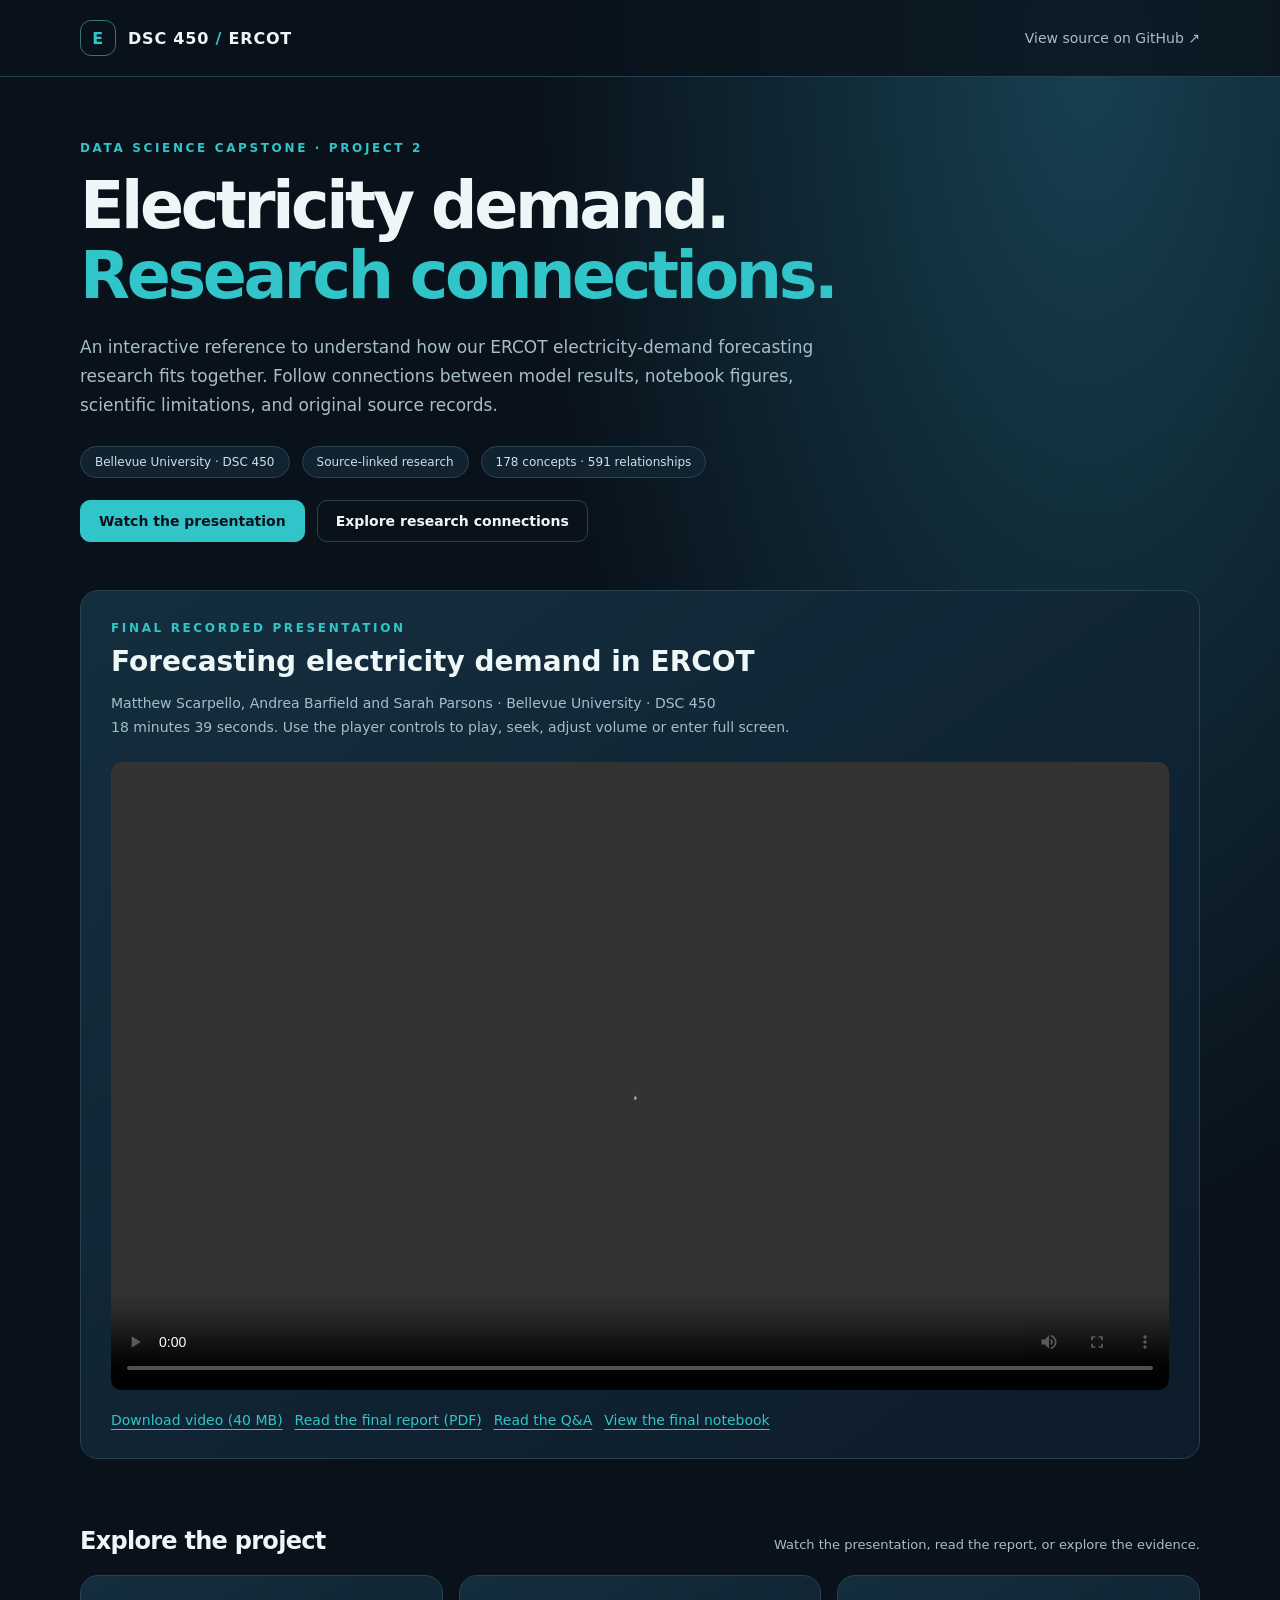
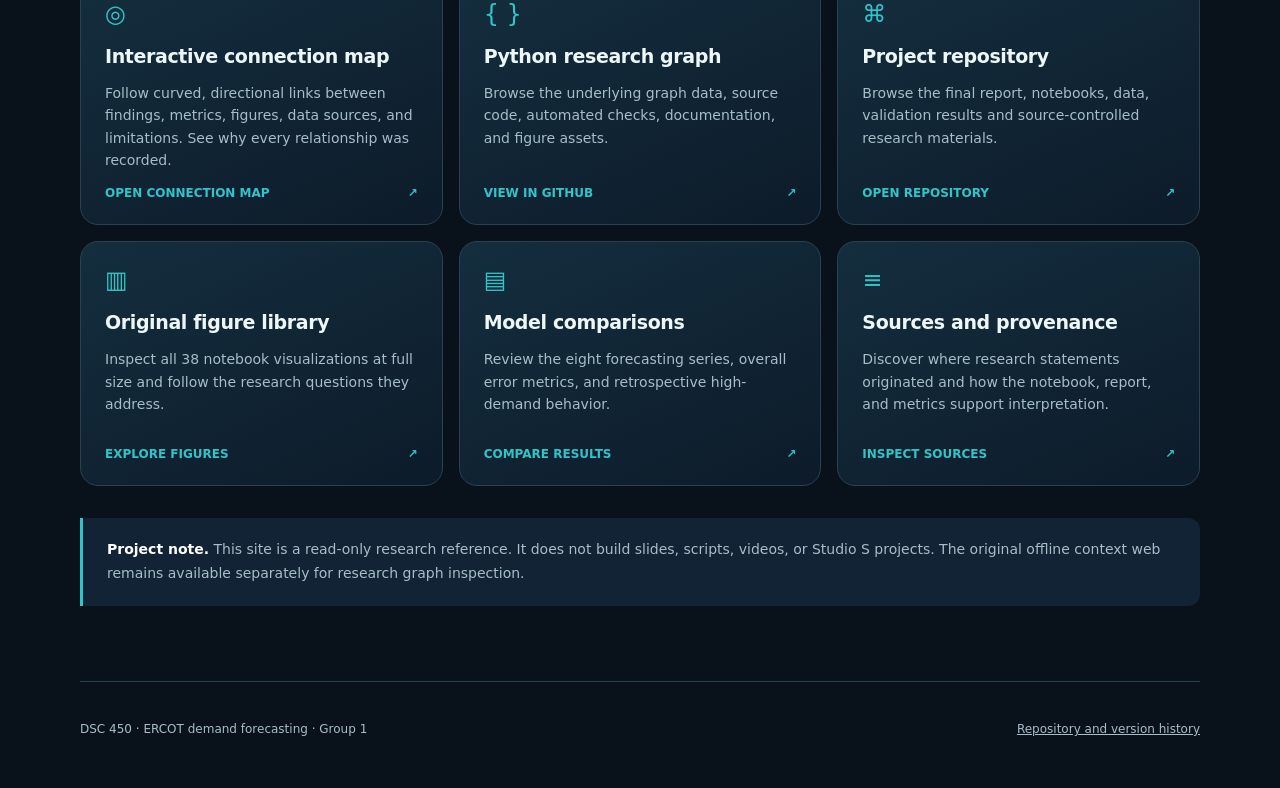
<file: index.html>
<!doctype html>
<html lang="en">
<head>
  <meta charset="utf-8" />
  <meta name="viewport" content="width=device-width, initial-scale=1" />
  <meta name="theme-color" content="#0b1420" />
  <meta name="description" content="DSC 450 ERCOT research reference: interactive relationship map, forecasting evidence, original figures, and source code." />
  <title>DSC 450 · ERCOT Project Hub</title>
  <style>
    :root{color-scheme:dark;--bg:#09121b;--panel:#102131;--panel2:#14293a;--line:#284252;--txt:#eef7f7;--muted:#a6bec8;--teal:#31c4c8;--gold:#ffc978}*{box-sizing:border-box}body{margin:0;background:radial-gradient(ellipse at 85% 2%,#174050 0%,transparent 36%),var(--bg);font-family:Inter,ui-sans-serif,system-ui,-apple-system,BlinkMacSystemFont,"Segoe UI",sans-serif;color:var(--txt)}a{color:inherit}.wrap{width:min(1120px,calc(100% - 40px));margin:auto}header{border-bottom:1px solid var(--line);background:#09121bc9}.nav{height:76px;display:flex;align-items:center;justify-content:space-between;gap:12px}.mark{display:flex;align-items:center;gap:12px;font-weight:750;letter-spacing:.05em}.logo{display:grid;place-items:center;width:36px;height:36px;border:1px solid #39707b;border-radius:11px;color:var(--teal);font-weight:900}.nav a{font-size:14px;text-decoration:none;color:var(--muted)}.nav a:hover{color:white}main{padding:64px 0 75px}.eyebrow{text-transform:uppercase;letter-spacing:.22em;color:var(--teal);font-size:12px;font-weight:750}.hero{max-width:790px}h1{font-size:clamp(36px,5.8vw,65px);line-height:1.08;letter-spacing:-.052em;margin:16px 0 22px}h1 span{color:var(--teal)}.hero p{font-size:17px;color:var(--muted);line-height:1.7;max-width:740px}.meta{display:flex;gap:12px;flex-wrap:wrap;margin-top:26px}.chip{border:1px solid var(--line);border-radius:100px;padding:8px 14px;color:#cce0e6;font-size:12px;background:#112331}.sectionhead{display:flex;align-items:baseline;justify-content:space-between;gap:12px;margin:68px 0 20px}.sectionhead h2{font-size:24px;margin:0;letter-spacing:-.03em}.sectionhead p{font-size:13px;color:var(--muted);margin:0}.grid{display:grid;grid-template-columns:repeat(3,minmax(0,1fr));gap:16px}.card{display:flex;flex-direction:column;gap:15px;min-height:245px;text-decoration:none;background:linear-gradient(155deg,#142e3e,#0d1b2a);border:1px solid var(--line);padding:24px;border-radius:18px;transition:transform .18s,border-color .18s,background .18s}.card.active:hover{transform:translateY(-4px);border-color:var(--teal);background:linear-gradient(150deg,#174050,#112335)}.icon{font-size:24px;color:var(--teal);height:30px}.card h3{font-size:19px;margin:0;letter-spacing:-.02em}.card p{color:var(--muted);line-height:1.6;font-size:14px;margin:0;flex:1}.footrow{display:flex;align-items:center;justify-content:space-between;font-size:12px;color:var(--teal);font-weight:700}.card.future{opacity:.72;border-style:dashed;cursor:default}.card.future .footrow{color:#b5bfcb}.note{margin-top:32px;padding:20px 24px;border-left:3px solid var(--teal);background:#112334;border-radius:0 12px 12px 0;color:var(--muted);font-size:14px;line-height:1.7}.note strong{color:white}.smalllink{color:var(--teal);text-decoration:underline;text-underline-offset:4px}footer{border-top:1px solid var(--line);padding:28px 0 40px;color:var(--muted);font-size:12px;display:flex;justify-content:space-between;gap:12px}footer a{color:var(--muted)}@media(max-width:850px){.grid{grid-template-columns:repeat(2,minmax(0,1fr))}.sectionhead{display:block}.sectionhead p{margin-top:8px}}@media(max-width:570px){.grid{grid-template-columns:1fr}.card{min-height:205px}main{padding-top:44px}.nav{height:68px}footer{display:block}footer p{margin:8px 0}}a:focus-visible{outline:2px solid var(--gold);outline-offset:4px}
      .hero-actions,.presentation-links{display:flex;flex-wrap:wrap;gap:12px;margin-top:22px}.button{display:inline-block;border:1px solid var(--teal);background:var(--teal);color:#09121b;padding:12px 18px;border-radius:10px;font-size:14px;font-weight:750;text-decoration:none}.button.secondary{background:transparent;color:var(--txt);border-color:var(--line)}.presentation{margin-top:48px;padding:clamp(18px,3vw,30px);border:1px solid var(--line);border-radius:18px;background:linear-gradient(145deg,#142e3e,#0d1b2a);scroll-margin-top:24px}.presentation h2{font-size:28px;margin:10px 0}.presentation p{color:var(--muted);font-size:14px;line-height:1.7}.presentation video{display:block;width:100%;aspect-ratio:1280/760;background:#050a10;border-radius:10px;margin-top:22px}.presentation-links a{color:var(--teal);font-size:14px;text-underline-offset:4px}
  </style>
</head>
<body>
<header><div class="wrap nav"><div class="mark"><div class="logo" aria-hidden="true">E</div><span>DSC 450 <span style="color:var(--teal)">/</span> ERCOT</span></div><a href="https://github.com/mjscarpello/DSC450-ERCOT-Presentation" target="_blank" rel="noopener noreferrer">View source on GitHub ↗</a></div></header>
<main class="wrap">
  <section class="hero" aria-labelledby="main-title"><div class="eyebrow">Data science capstone · Project 2</div><h1 id="main-title">Electricity demand.<br><span>Research connections.</span></h1><p>An interactive reference to understand how our ERCOT electricity-demand forecasting research fits together. Follow connections between model results, notebook figures, scientific limitations, and original source records.</p><div class="meta"><span class="chip">Bellevue University · DSC 450</span><span class="chip">Source-linked research</span><span class="chip">178 concepts · 591 relationships</span></div><div class="hero-actions"><a class="button" href="#presentation">Watch the presentation</a><a class="button secondary" href="./ERCOT%20project%20context%20web/explorer.html">Explore research connections</a></div></section>
  <section class="presentation" id="presentation" aria-labelledby="presentation-title">
    <div class="eyebrow">Final recorded presentation</div>
    <h2 id="presentation-title">Forecasting electricity demand in ERCOT</h2>
    <p>Matthew Scarpello, Andrea Barfield and Sarah Parsons · Bellevue University · DSC 450<br>18 minutes 39 seconds. Use the player controls to play, seek, adjust volume or enter full screen.</p>
    <video controls playsinline preload="metadata" aria-label="ERCOT final recorded presentation">
      <source src="https://github.com/mjscarpello/DSC450-ERCOT-Presentation/releases/download/project2-milestone3-final/ERCOT.electricity.demand.forcasting.project.2.mp4" type="video/mp4">
      Your browser does not support embedded video. <a href="https://github.com/mjscarpello/DSC450-ERCOT-Presentation/releases/download/project2-milestone3-final/ERCOT.electricity.demand.forcasting.project.2.mp4">Download the presentation</a> to watch it.
    </video>
    <div class="presentation-links"><a href="https://github.com/mjscarpello/DSC450-ERCOT-Presentation/releases/download/project2-milestone3-final/ERCOT.electricity.demand.forcasting.project.2.mp4">Download video (40 MB)</a><a href="./research/reports/Milestone_2_ERCOT_Demand_Prediction_FINAL.pdf">Read the final report (PDF)</a><a href="https://github.com/mjscarpello/DSC450-ERCOT-Presentation/blob/main/research/qa/stakeholder_questions.md">Read the Q&amp;A</a><a href="https://github.com/mjscarpello/DSC450-ERCOT-Presentation/blob/main/research/notebooks/originals/DSC450_ERCOT_Full_Visualization_Hybrid_model.ipynb">View the final notebook</a></div>
  </section>
  <section aria-label="Project resources"><div class="sectionhead"><h2>Explore the project</h2><p>Watch the presentation, read the report, or explore the evidence.</p></div><div class="grid">
    <a class="card active" href="./ERCOT%20project%20context%20web/explorer.html"><div class="icon" aria-hidden="true">◎</div><h3>Interactive connection map</h3><p>Follow curved, directional links between findings, metrics, figures, data sources, and limitations. See why every relationship was recorded.</p><div class="footrow"><span>OPEN CONNECTION MAP</span><span aria-hidden="true">↗</span></div></a>
    <a class="card active" href="https://github.com/mjscarpello/DSC450-ERCOT-Presentation/tree/main/ERCOT%20project%20context%20web" target="_blank" rel="noopener noreferrer"><div class="icon" aria-hidden="true">{ }</div><h3>Python research graph</h3><p>Browse the underlying graph data, source code, automated checks, documentation, and figure assets.</p><div class="footrow"><span>VIEW IN GITHUB</span><span aria-hidden="true">↗</span></div></a>
    <a class="card active" href="https://github.com/mjscarpello/DSC450-ERCOT-Presentation" target="_blank" rel="noopener noreferrer"><div class="icon" aria-hidden="true">⌘</div><h3>Project repository</h3><p>Browse the final report, notebooks, data, validation results and source-controlled research materials.</p><div class="footrow"><span>OPEN REPOSITORY</span><span aria-hidden="true">↗</span></div></a>
    <a class="card active" href="./ERCOT%20project%20context%20web/explorer.html#figures"><div class="icon" aria-hidden="true">▥</div><h3>Original figure library</h3><p>Inspect all 38 notebook visualizations at full size and follow the research questions they address.</p><div class="footrow"><span>EXPLORE FIGURES</span><span aria-hidden="true">↗</span></div></a>
    <a class="card active" href="./ERCOT%20project%20context%20web/explorer.html#models"><div class="icon" aria-hidden="true">▤</div><h3>Model comparisons</h3><p>Review the eight forecasting series, overall error metrics, and retrospective high-demand behavior.</p><div class="footrow"><span>COMPARE RESULTS</span><span aria-hidden="true">↗</span></div></a>
    <a class="card active" href="./ERCOT%20project%20context%20web/explorer.html#sources"><div class="icon" aria-hidden="true">≡</div><h3>Sources and provenance</h3><p>Discover where research statements originated and how the notebook, report, and metrics support interpretation.</p><div class="footrow"><span>INSPECT SOURCES</span><span aria-hidden="true">↗</span></div></a>
  </div></section>
  <aside class="note"><strong>Project note.</strong> This site is a read-only research reference. It does not build slides, scripts, videos, or Studio S projects. The original offline context web remains available separately for research graph inspection.</aside>
</main>
<footer class="wrap"><p>DSC 450 · ERCOT demand forecasting · Group 1</p><p><a href="https://github.com/mjscarpello/DSC450-ERCOT-Presentation">Repository and version history</a></p></footer>
</body>
</html>
</file>
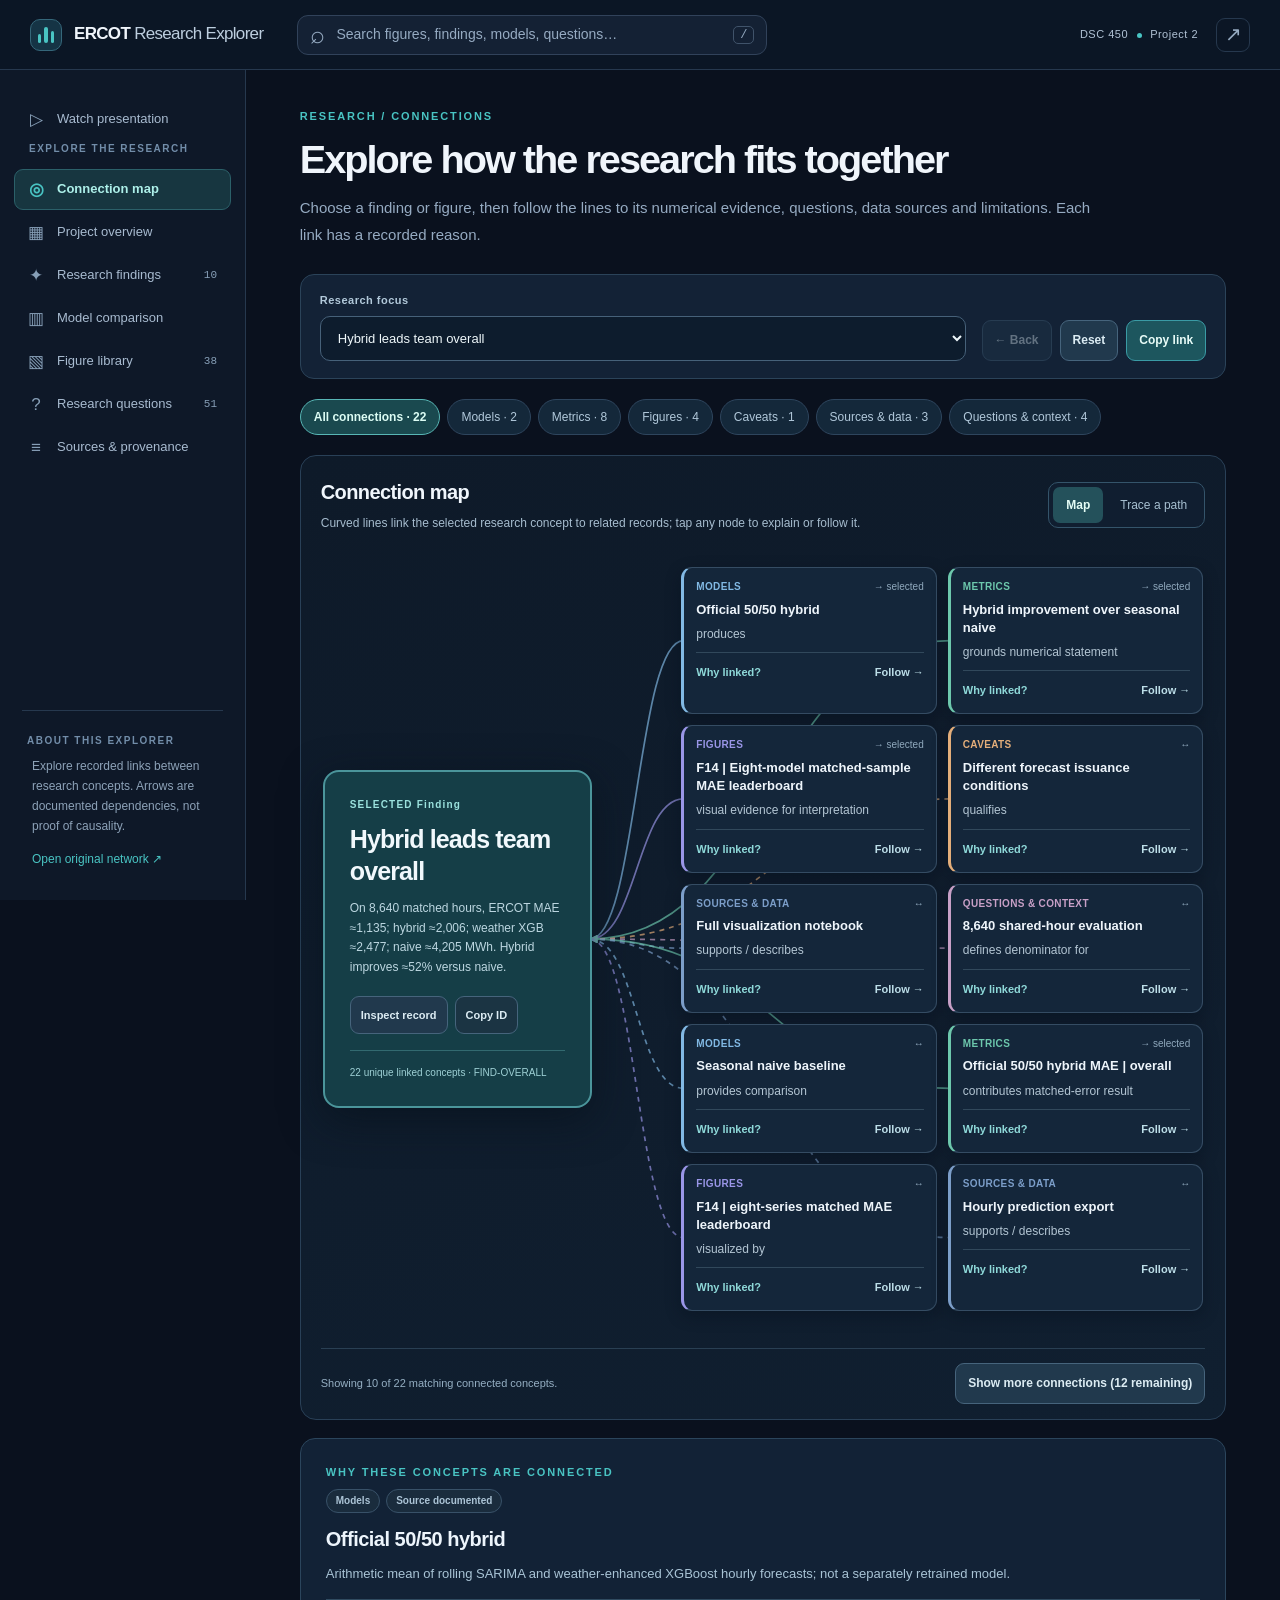
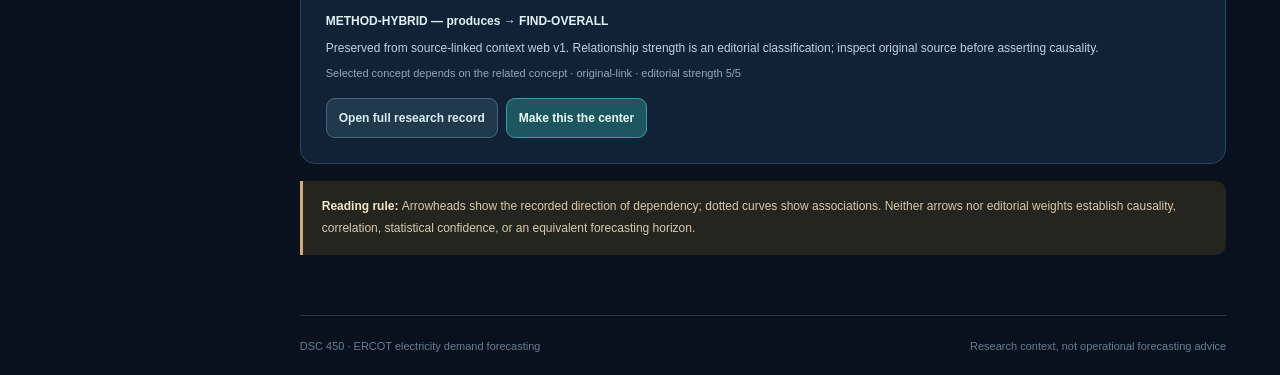
<file: ERCOT project context web/explorer.html>
<!doctype html>
<html lang="en">
<head>
  <meta charset="utf-8">
  <meta name="viewport" content="width=device-width, initial-scale=1">
  <meta name="theme-color" content="#0b1321">
  <meta name="description" content="Explore evidence, forecasting models, notebook figures, research questions, and scientific boundaries from the DSC 450 ERCOT electricity demand project.">
  <title>ERCOT Research Explorer | DSC 450</title>
  <link rel="stylesheet" href="./explorer.css">
  <link rel="stylesheet" href="./connection-explorer.css">
  <script src="./explorer.js" defer></script>
  <script src="./connection-explorer.js" defer></script>
</head>
<body>
  <a class="skip-link" href="#main-content">Skip to research</a>
  <div class="app-shell">
    <header class="topbar">
      <a class="brand" href="#graph" aria-label="ERCOT Research Explorer home">
        <span class="brand-mark" aria-hidden="true"><span></span><span></span><span></span></span>
        <span class="brand-name">ERCOT <span>Research Explorer</span></span>
      </a>
      <button class="top-search" id="open-search" type="button" aria-label="Search all research">
        <span class="search-symbol" aria-hidden="true">⌕</span>
        <span>Search figures, findings, models, questions…</span>
        <kbd>/</kbd>
      </button>
      <div class="top-actions">
        <span class="project-tag">DSC 450 <span class="tag-dot"></span> Project 2</span>
        <a class="icon-link" href="https://github.com/mjscarpello/DSC450-ERCOT-Presentation" target="_blank" rel="noopener noreferrer" aria-label="Open the project GitHub repository" title="View source">↗</a>
      </div>
    </header>
    <div class="body-layout">
      <nav class="sidebar" aria-label="Research sections">
        <a class="nav-item" href="../index.html#presentation"><span class="nav-symbol" aria-hidden="true">▷</span> Watch presentation</a>
        <div class="sidebar-label">EXPLORE THE RESEARCH</div>
        <a class="nav-item" data-view="graph" href="#graph"><span class="nav-symbol" aria-hidden="true">◎</span> Connection map</a>
        <a class="nav-item" data-view="overview" href="#overview"><span class="nav-symbol" aria-hidden="true">▦</span> Project overview</a>
        <a class="nav-item" data-view="findings" href="#findings"><span class="nav-symbol" aria-hidden="true">✦</span> Research findings <span class="nav-count" id="count-findings"></span></a>
        <a class="nav-item" data-view="models" href="#models"><span class="nav-symbol" aria-hidden="true">▥</span> Model comparison</a>
        <a class="nav-item" data-view="figures" href="#figures"><span class="nav-symbol" aria-hidden="true">▧</span> Figure library <span class="nav-count" id="count-figures"></span></a>
        <a class="nav-item" data-view="questions" href="#questions"><span class="nav-symbol" aria-hidden="true">?</span> Research questions <span class="nav-count" id="count-questions"></span></a>
        <a class="nav-item" data-view="sources" href="#sources"><span class="nav-symbol" aria-hidden="true">≡</span> Sources & provenance</a>
        <div class="sidebar-bottom">
          <span class="sidebar-label">ABOUT THIS EXPLORER</span>
          <p>Explore recorded links between research concepts. Arrows are documented dependencies, not proof of causality.</p>
          <a href="./outputs/ERCOT_CONTEXT_WEB.html">Open original network ↗</a>
        </div>
      </nav>
      <main id="main-content" tabindex="-1">
        <div id="page-content" aria-live="polite">
          <section class="loading-state"><div class="loading-spinner" aria-hidden="true"></div><h1>Loading research</h1><p>Reading the local project graph and verified metric snapshot…</p></section>
        </div>
        <footer class="page-footer"><span>DSC 450 · ERCOT electricity demand forecasting</span><span>Research context, not operational forecasting advice</span></footer>
      </main>
    </div>
  </div>
  <div id="overlay-root"></div>
  <div id="toast" class="toast" role="status" aria-live="polite"></div>
</body>
</html>
</file>
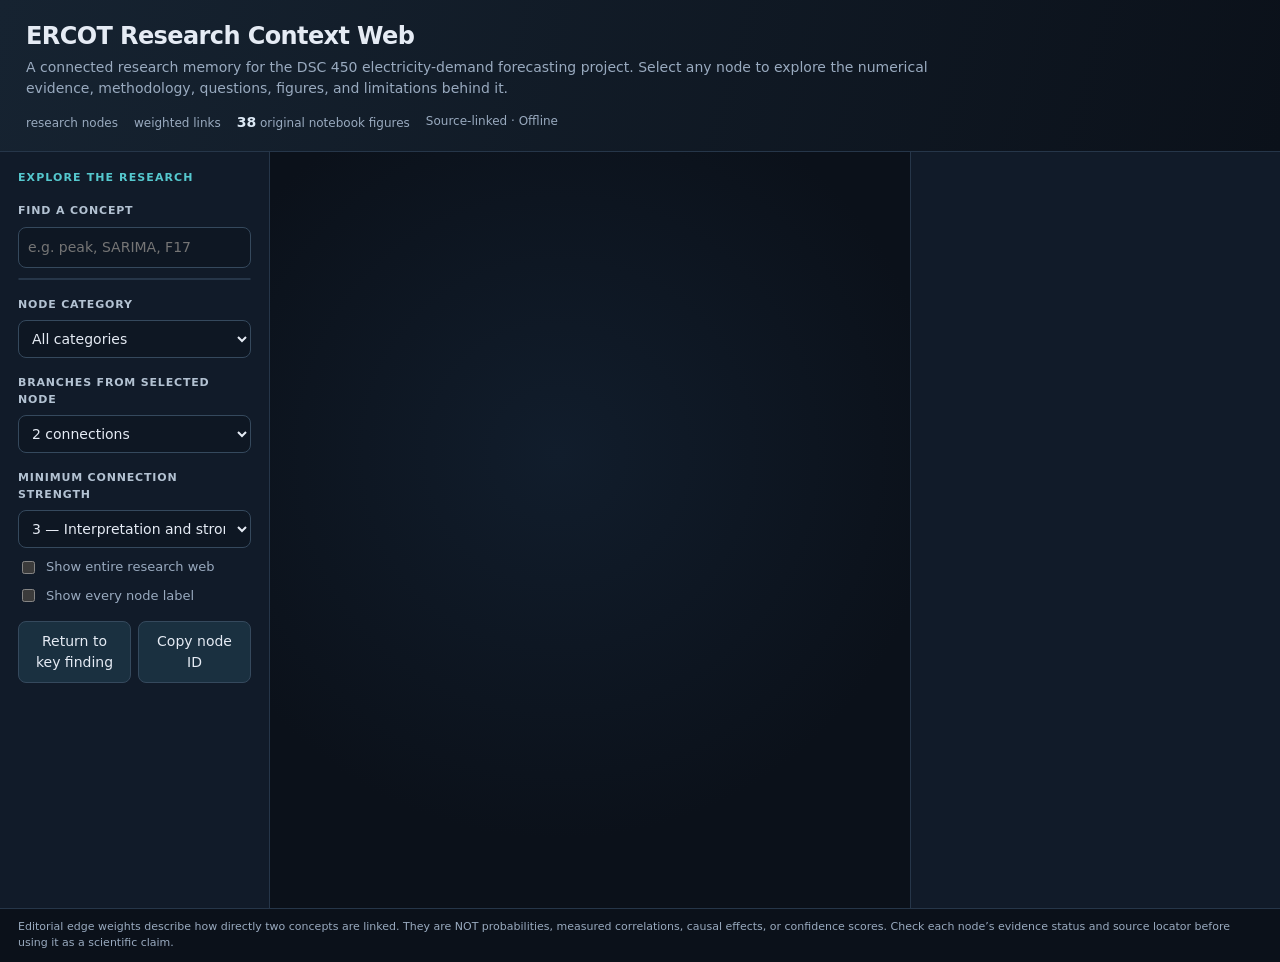
<file: ERCOT project context web/src/ercot_web/viewer_template.html>
<!doctype html>
<html lang="en"><head><meta charset="utf-8"><meta name="viewport" content="width=device-width, initial-scale=1"><title>ERCOT Research Context Web · Python Edition</title>
<style>
:root{color-scheme:dark;--bg:#0b111a;--panel:#111b29;--border:#263649;--ink:#e5ebf4;--sub:#99aabf;--sky:#55c8ce;--gold:#ffb477}
*{box-sizing:border-box}body{margin:0;background:var(--bg);font:14px/1.5 system-ui,-apple-system,'Segoe UI',sans-serif;color:var(--ink)}header{padding:22px 26px 18px;border-bottom:1px solid var(--border);background:linear-gradient(105deg,#162331,#0b111a)}h1{font-size:24px;line-height:1.2;margin:0 0 6px;font-weight:700;letter-spacing:-.025em}header p{margin:0;color:var(--sub);max-width:950px}.statistics{display:flex;gap:16px;margin-top:13px;color:var(--sub);font-size:12px}.statistics b{color:#dce8f4;font-size:14px}
.workspace{display:grid;grid-template-columns:270px minmax(360px,1fr) 370px;height:calc(100vh - 144px);min-height:600px}.controls,.details{padding:18px;overflow:auto;background:var(--panel)}.controls{border-right:1px solid var(--border)}.details{border-left:1px solid var(--border)}.canvas{min-width:0;position:relative;background:radial-gradient(circle at 45% 40%,#111d2c,#0b111a 67%)}#graph{width:100%;height:100%}
label{display:block;color:#b3c2d2;font-size:11px;font-weight:700;letter-spacing:.075em;text-transform:uppercase;margin:17px 0 7px}input,select,button{font:inherit;color:var(--ink);border-radius:8px;border:1px solid #35495d;background:#0e1723;padding:9px;width:100%}input:focus,select:focus,button:focus{outline:2px solid #3d9ec0}button{cursor:pointer;background:#1a3040}button:hover{background:#254354}.row{display:flex;gap:7px}.row button{flex:1}.check{display:flex;gap:8px;align-items:center;color:var(--sub);font-size:13px;margin-top:9px}.check input{width:auto}#matches{max-height:220px;overflow:auto;border:1px solid var(--border);border-radius:8px;margin-top:10px}.hit{padding:8px 10px;cursor:pointer;border-bottom:1px solid #213040;font-size:12px}.hit:hover{background:#203345}.hit span{display:block;color:var(--sub);font-size:10px}#status{color:var(--sub);font-size:12px;margin-top:13px}.legend{margin-top:18px;display:flex;flex-wrap:wrap;gap:6px}.legend-item{font-size:10px;border:1px solid var(--border);padding:4px 7px;border-radius:20px}.swatch{display:inline-block;width:8px;height:8px;border-radius:50%;margin-right:5px}
.heading{font-size:11px;letter-spacing:.1em;text-transform:uppercase;color:var(--sky);font-weight:700;margin-bottom:4px}.node-title{font-size:21px;line-height:1.25;letter-spacing:-.02em;margin:4px 0 9px}.pill{display:inline-block;font-size:11px;border-radius:15px;padding:3px 8px;border:1px solid #365062;color:#bdd0e1;margin:2px 4px 7px 0}.small{color:var(--sub);font-size:13px}.measure{margin:12px 0;padding:12px;border-radius:8px;border:1px solid #31566a;background:#0b2531}.measure b{font-size:19px;color:#b9f3e9}.fact{border-top:1px solid var(--border);margin-top:14px;padding-top:10px}.fact h3{font-size:13px;margin:0 0 5px;color:#d5e4f0}.fact code{font-size:11px;color:#97c1ca;word-break:break-all}.connection{width:100%;display:block;text-align:left;border:1px solid var(--border);background:#102030;margin:7px 0;padding:10px 11px;color:var(--ink)}.connection b{font-size:12px}.connection p{margin:4px 0 0;font-size:11px;color:var(--sub)}.connection .bar{height:3px;border-radius:4px;background:#32475d;margin-top:8px}.connection .fill{height:100%;background:#63bfc2;border-radius:4px}.asset{width:100%;border:1px solid #30465a;border-radius:8px;margin:8px 0;object-fit:contain;background:white}
footer{padding:10px 18px;border-top:1px solid var(--border);font-size:11px;color:var(--sub)}@media(max-width:1100px){.workspace{grid-template-columns:230px minmax(360px,1fr) 300px}}@media(max-width:820px){.workspace{height:auto;display:flex;flex-direction:column}.controls{border:0;border-bottom:1px solid var(--border)}.canvas{height:600px}.details{border:0;border-top:1px solid var(--border)}}
</style><script>/*__OFFLINE_PLOTLY__*/</script></head>
<body><header><h1>ERCOT Research Context Web</h1><p>A connected research memory for the DSC 450 electricity-demand forecasting project. Select any node to explore the numerical evidence, methodology, questions, figures, and limitations behind it.</p><div class="statistics"><span><b id="nodesTotal"></b> research nodes</span><span><b id="edgesTotal"></b> weighted links</span><span><b>38</b> original notebook figures</span><span>Source-linked · Offline</span></div></header>
<div class="workspace">
<aside class="controls">
 <div class="heading">Explore the research</div><label for="search">Find a concept</label><input id="search" placeholder="e.g. peak, SARIMA, F17" autocomplete="off"><div id="matches"></div>
 <label for="type">Node category</label><select id="type"><option value="">All categories</option></select>
 <label for="depth">Branches from selected node</label><select id="depth"><option value="1">1 connection</option><option selected value="2">2 connections</option><option value="3">3 connections</option><option value="4">4 connections</option></select>
 <label for="strength">Minimum connection strength</label><select id="strength"><option value="1">1 — All connections</option><option value="2">2 — Context and stronger</option><option selected value="3">3 — Interpretation and stronger</option><option value="4">4 — Direct documented only</option><option value="5">5 — Quantitative only</option></select>
 <div class="check"><input id="all" type="checkbox"><span>Show entire research web</span></div><div class="check"><input id="labels" type="checkbox"><span>Show every node label</span></div>
 <div class="row" style="margin-top:16px"><button id="reset">Return to key finding</button><button id="copy">Copy node ID</button></div>
 <div id="status"></div><div class="legend" id="legend"></div>
 </aside>
 <main class="canvas"><div id="graph"></div></main>
 <aside class="details" id="details"></aside>
</div>
<footer>Editorial edge weights describe how directly two concepts are linked. They are NOT probabilities, measured correlations, causal effects, or confidence scores. Check each node’s evidence status and source locator before using it as a scientific claim.</footer>
<script>
const DATA = /*__GRAPH_JSON__*/;
const NODE = Object.fromEntries(DATA.nodes.map(n=>[n.id,n]));
const ALL_EDGES = DATA.edges;
const COLORS=DATA.typeColors;
let focus='FIND-OVERALL';
const $ = id=>document.getElementById(id);
$('nodesTotal').textContent=DATA.nodes.length;$('edgesTotal').textContent=DATA.edges.length;
const categories=[...new Set(DATA.nodes.map(n=>n.type))].sort();
for(const type of categories){ const opt=document.createElement('option');opt.value=type;opt.textContent=type.replaceAll('_',' ');$('type').append(opt); }
$('legend').innerHTML=categories.map(type=>`<span class="legend-item"><span class="swatch" style="background:${COLORS[type]||'#ccd'}"></span>${type.replaceAll('_',' ')}</span>`).join('');
function esc(s){return String(s??'').replaceAll('&','&amp;').replaceAll('<','&lt;').replaceAll('>','&gt;').replaceAll('"','&quot;').replaceAll("'",'&#39;');}
function change(n){if(!NODE[n])return;focus=n;render();}
function candidateSet(){
 const min=Number($('strength').value), depth=Number($('depth').value); const vis=new Set([focus]);
 if($('all').checked)DATA.nodes.forEach(n=>vis.add(n.id));
 else{let wave=new Set([focus]);for(let d=0;d<depth;d++){const next=new Set();for(const e of ALL_EDGES){if(e.weight<min)continue;if(wave.has(e.from))next.add(e.to);if(wave.has(e.to))next.add(e.from);}for(const n of next)vis.add(n);wave=next;}}
 const cat=$('type').value;
 if(cat){return new Set([...vis].filter(id=>NODE[id].type===cat||id===focus));}
 return vis;
}
function render(){
 const vis=candidateSet(), min=Number($('strength').value), showlabels=$('labels').checked;
 const edges=ALL_EDGES.filter(e=>vis.has(e.from)&&vis.has(e.to)&&e.weight>=min);
 const byWeight={};for(const e of edges){(byWeight[e.weight]??=[]).push(e);}
 const traces=[];
 for(const [w,items] of Object.entries(byWeight)){
   const xs=[],ys=[];for(const e of items){xs.push(NODE[e.from].x,NODE[e.to].x,null);ys.push(NODE[e.from].y,NODE[e.to].y,null)}
   traces.push({type:'scattergl',mode:'lines',x:xs,y:ys,line:{color:w>=5?'rgba(98,185,169,.36)':'rgba(118,151,173,.20)',width:Number(w)>=4?1.8:1},hoverinfo:'skip',showlegend:false,name:'Strength '+w});
 }
 for(const t of categories){let arr=[...vis].map(id=>NODE[id]).filter(n=>n.type===t);if(!arr.length)continue;
  traces.push({type:'scattergl',mode:showlabels?'markers+text':'markers',x:arr.map(n=>n.x),y:arr.map(n=>n.y),customdata:arr.map(n=>n.id),text:arr.map(n=>n.id===focus||n.type==='finding'||n.type==='limitation'?n.title.slice(0,30):n.id),textposition:'top center',textfont:{size:10,color:'#bdcce0'},marker:{size:arr.map(n=>n.id===focus?22:Math.min(16,7+Math.sqrt(n.degree)*.85)),color:COLORS[t]||'#b6c9de',line:{color:arr.map(n=>n.id===focus?'#ffffff':'#132435'),width:arr.map(n=>n.id===focus?2.5:1)}},
    hovertemplate:'<b>%{customdata}</b><br>%{text}<extra></extra>',name:t,showlegend:false}); }
 const layout={paper_bgcolor:'rgba(0,0,0,0)',plot_bgcolor:'rgba(0,0,0,0)',margin:{l:18,r:18,t:20,b:15},showlegend:false,
   xaxis:{visible:false,showgrid:false,zeroline:false},yaxis:{visible:false,showgrid:false,zeroline:false,scaleanchor:'x',scaleratio:1},
   hoverlabel:{bgcolor:'#1d3044',font:{color:'#fff'}},uirevision:null};
 Plotly.react('graph',traces,layout,{responsive:true,displaylogo:false,modeBarButtonsToRemove:['lasso2d','select2d','autoScale2d']}).then(()=>{
  const plot=$('graph');
  if(!plot._ercotClickBound){plot.on('plotly_click',data=>{const point=data.points?.[0];if(point&&point.customdata&&NODE[point.customdata])change(point.customdata)});plot._ercotClickBound=true;}
 });
 $('status').textContent=`Showing ${vis.size} nodes and ${edges.length} links; selected: ${focus}. Click a node to inspect it.`;
 showDetail(focus);
}

function connected(id){return ALL_EDGES.filter(e=>e.from===id||e.to===id).sort((a,b)=>b.weight-a.weight)}
function showDetail(id){const n=NODE[id],links=connected(id),source=(n.sources||[]).map(s=>`<p class="small"><b>${esc(s.file)}</b><br>${esc(s.locator||'')}</p>`).join('')||'<p class="small">See incoming provenance and report links.</p>';
 const fig=(n.asset_path&&n.asset_path.endsWith('.png'))?`<img class="asset" src="../${esc(n.asset_path)}" alt="Notebook figure ${esc(n.id)}">`:'';
 const value=(n.value!==undefined)?`<div class="measure"><b>${Number(n.value).toLocaleString(undefined,{maximumFractionDigits:3})}</b> ${esc(n.unit||'')}<div class="small">${esc(n.metric||'Quantified observation')}</div></div>`:'';
 const question=n.research_question?`<div class="fact"><h3>Research question</h3><p>${esc(n.research_question)}</p></div>`:'';
 const all=links.map(e=>{const other=e.from===id?e.to:e.from;return `<button class="connection" data-node="${esc(other)}"><b>${esc(NODE[other].title)}</b> <span style="float:right;color:#9ebace">${e.weight}/5</span><p>${esc(e.from===id?'Out → '+e.relation:'In ← '+e.relation)}</p><div class="bar"><div class="fill" style="width:${e.weight*20}%"></div></div><p>${esc(e.rationale||'')}</p></button>`}).join('');
 $('details').innerHTML=`<div class="heading">Node details · ${esc(id)}</div><h2 class="node-title">${esc(n.title)}</h2><span class="pill">${esc(n.type.replaceAll('_',' '))}</span><span class="pill">${esc(n.status||'')}</span>${value}<p>${esc(n.summary||'')}</p>${fig}${question}<div class="fact"><h3>Source trace</h3>${source}</div><div class="fact"><h3>${links.length} connections (strongest first)</h3>${all}</div>`;
 $('details').querySelectorAll('[data-node]').forEach(b=>b.addEventListener('click',()=>change(b.dataset.node)));
}
function search(){let v=$('search').value.toLowerCase().trim();if(!v){$('matches').innerHTML='';return}let arr=DATA.nodes.filter(n=>[n.id,n.title,n.summary,n.research_question].some(z=>String(z||'').toLowerCase().includes(v))).slice(0,30);
 $('matches').innerHTML=arr.length?arr.map(n=>`<div class="hit" data-id="${esc(n.id)}"><b>${esc(n.title)}</b><span>${esc(n.id)} · ${esc(n.type)}</span></div>`).join(''):'<div class="hit">No matching concepts</div>';
 $('matches').querySelectorAll('[data-id]').forEach(b=>b.addEventListener('click',()=>{change(b.dataset.id);$('matches').innerHTML='';$('search').value='' }));}
for(const id of ['depth','strength','all','type','labels'])$(id).addEventListener('change',render);
$('search').addEventListener('input',search);
$('reset').addEventListener('click',()=>{$('type').value='';$('all').checked=false;change('FIND-OVERALL')});
$('copy').addEventListener('click',async()=>{try{await navigator.clipboard.writeText(focus);$('copy').textContent='Copied '+focus;}catch(e){$('copy').textContent=focus;}setTimeout(()=>{$('copy').textContent='Copy node ID'},1500)});
render();
</script></body></html>
</file>
<file: ERCOT project context web/explorer.css>
:root{color-scheme:dark;--bg:#0a111e;--sidebar:#0e1727;--panel:#111d2d;--panel2:#152337;--hover:#20334a;--border:#26384e;--white:#f0f5fb;--text:#d6e2f0;--muted:#96abc2;--teal:#49c4c3;--cyan:#76d4eb;--gold:#ebc384;--pink:#ef9da1;--green:#78d9b2;--shadow:0 22px 80px #0009;--radius:14px}*{box-sizing:border-box}html{scroll-behavior:smooth}body{margin:0;background:var(--bg);color:var(--text);font:14px/1.55 Inter,ui-sans-serif,-apple-system,BlinkMacSystemFont,"Segoe UI",sans-serif}a{color:inherit}button,input,select{font:inherit}button{cursor:pointer}button:disabled{opacity:.5;cursor:not-allowed}button,input,select{color:var(--text)}:focus-visible{outline:2px solid var(--teal);outline-offset:3px}.skip-link{position:absolute;z-index:100;left:12px;top:-100px;background:var(--teal);color:#06121c;padding:12px 16px;border-radius:8px}.skip-link:focus{top:12px}.app-shell{min-height:100vh}.topbar{height:70px;position:sticky;top:0;z-index:20;display:flex;align-items:center;gap:34px;padding:0 30px;background:#0c1726f5;border-bottom:1px solid var(--border);backdrop-filter:blur(16px)}.brand{display:flex;align-items:center;gap:12px;text-decoration:none;min-width:227px}.brand-name{font-size:17px;font-weight:800;color:var(--white);letter-spacing:-.04em;white-space:nowrap}.brand-name span{font-weight:450;color:#bdcedf}.brand-mark{height:32px;width:32px;background:#153445;border:1px solid #35677a;border-radius:10px;display:flex;gap:3px;align-items:flex-end;padding:7px}.brand-mark span{width:5px;background:var(--teal);border-radius:2px}.brand-mark span:nth-child(1){height:9px}.brand-mark span:nth-child(2){height:16px}.brand-mark span:nth-child(3){height:12px}.top-search{display:flex;align-items:center;gap:11px;border:1px solid #31425a;background:#142134;border-radius:11px;height:40px;text-align:left;padding:0 12px;color:var(--muted);width:min(470px,40vw)}.top-search:hover{border-color:#53738f;background:#1b2b40}.search-symbol{font-size:25px;line-height:1}.top-search span:nth-child(2){white-space:nowrap;overflow:hidden;text-overflow:ellipsis;flex:1}.top-search kbd{font:12px monospace;border:1px solid #40536a;padding:1px 6px;border-radius:5px}.top-actions{margin-left:auto;display:flex;align-items:center;gap:18px}.project-tag{font-size:11px;letter-spacing:.045em;color:#b1c2d5;white-space:nowrap}.tag-dot{display:inline-block;width:5px;height:5px;margin:0 5px;border-radius:50%;background:var(--teal);vertical-align:middle}.icon-link{height:34px;width:34px;display:grid;place-items:center;border:1px solid var(--border);border-radius:9px;text-decoration:none;font-size:20px;color:var(--muted)}.icon-link:hover{color:var(--white);border-color:var(--teal)}.body-layout{display:grid;grid-template-columns:246px minmax(0,1fr);min-height:calc(100vh - 70px)}.sidebar{background:#0e1828;border-right:1px solid var(--border);padding:28px 14px;position:sticky;top:70px;height:calc(100vh - 70px);display:flex;flex-direction:column;overflow:auto}.sidebar-label{padding:0 15px;margin-bottom:11px;color:#728da9;font-size:10px;letter-spacing:.15em;font-weight:800}.nav-item{display:flex;align-items:center;gap:13px;min-height:41px;border:1px solid transparent;border-radius:9px;padding:9px 13px;text-decoration:none;color:#a8bbd0;font-size:13px;font-weight:520;margin:1px 0;white-space:nowrap}.nav-item:hover{color:var(--white);background:#17273a}.nav-item.active{background:#173640;border-color:#2b6069;color:#adf0e9;font-weight:650}.nav-symbol{width:16px;font-size:17px;text-align:center;line-height:1;color:#879fb7}.nav-item.active .nav-symbol{color:var(--teal)}.nav-count{margin-left:auto;font:11px monospace;color:#879fb7}.sidebar-divider{margin:23px 10px;border-top:1px solid var(--border)}.sidebar-bottom{margin:auto 8px 0;padding:18px 5px 2px;border-top:1px solid var(--border)}.sidebar-bottom .sidebar-label{padding:0}.sidebar-bottom p{color:#8da2b8;font-size:12px;line-height:1.65;margin:6px 5px 12px}.sidebar-bottom a{color:var(--teal);font-size:12px;text-decoration:none;margin-left:5px}#main-content{min-width:0;padding:38px clamp(26px,4.2vw,76px) 20px;max-width:1680px;width:100%;margin:0 auto}.page-footer{display:flex;justify-content:space-between;gap:15px;color:#657d94;border-top:1px solid var(--border);font-size:11px;margin-top:60px;padding-top:22px}.eyebrow{text-transform:uppercase;font-size:11px;letter-spacing:.17em;font-weight:800;color:var(--teal);margin:0 0 12px}.page-title{font-size:clamp(28px,3.1vw,44px);line-height:1.13;letter-spacing:-.05em;font-weight:760;margin:0;color:var(--white)}.page-description{color:var(--muted);font-size:15px;line-height:1.8;margin:12px 0 26px;max-width:800px}.hero{display:grid;grid-template-columns:minmax(0,1.6fr) minmax(250px,.8fr);gap:23px;align-items:stretch;margin-bottom:28px}.hero-main{padding:clamp(26px,4vw,45px);border:1px solid #25495a;border-radius:18px;background:radial-gradient(ellipse at 95% 5%,#224a58 0%,transparent 52%),linear-gradient(135deg,#13283c,#101d2d);min-height:265px}.hero-main .page-title{max-width:640px;font-size:clamp(31px,3.5vw,50px)}.hero-main p:not(.eyebrow){max-width:650px;color:#b2c8d9;font-size:15px;line-height:1.8}.hero-side{padding:24px 25px;background:var(--panel);border:1px solid var(--border);border-radius:18px}.hero-side h3{margin:0 0 18px;color:var(--white);font-size:16px}.hero-steps{display:grid;gap:14px}.hero-step{display:flex;align-items:flex-start;gap:12px;color:var(--muted);font-size:13px}.step-index{width:25px;height:25px;border:1px solid #356377;background:#18384a;color:#a9eeef;font:12px monospace;flex-shrink:0;border-radius:50%;display:grid;place-items:center}.stats-grid{display:grid;grid-template-columns:repeat(4,minmax(0,1fr));gap:14px;margin:0 0 38px}.stat-card{background:var(--panel);border:1px solid var(--border);border-radius:13px;padding:19px 20px}.stat-label{font-size:12px;color:var(--muted);margin:0 0 6px}.stat-value{font-size:30px;color:var(--white);font-weight:770;line-height:1.2;letter-spacing:-.045em}.stat-note{font-size:11px;color:#90a6bc;margin:8px 0 0}.section-head{display:flex;align-items:center;justify-content:space-between;gap:18px;margin:30px 0 16px}.section-head h2{font-size:21px;letter-spacing:-.035em;color:var(--white);margin:0}.section-head p{font-size:13px;color:var(--muted);margin:3px 0 0}.text-action{border:0;background:transparent;color:var(--teal);font-size:12px;font-weight:700;text-decoration:none;padding:7px 0;white-space:nowrap}.text-action:hover{text-decoration:underline;text-underline-offset:4px}.card-grid{display:grid;grid-template-columns:repeat(2,minmax(0,1fr));gap:15px}.research-card,.question-card,.figure-card,.source-card{min-width:0;display:block;text-align:left;background:var(--panel);border:1px solid var(--border);border-radius:var(--radius);padding:22px;transition:border-color .15s,background .15s,transform .15s}.research-card:hover,.question-card:hover,.figure-card:hover,.source-card:hover{background:#17273a;border-color:#45657e;transform:translateY(-1px)}.research-card{min-height:185px}.card-meta{display:flex;flex-wrap:wrap;align-items:center;gap:8px;margin-bottom:14px}.chip{display:inline-flex;align-items:center;gap:6px;border:1px solid #385168;background:#1a2c3d;border-radius:20px;padding:4px 9px;color:#acc4d6;font-size:10px;font-weight:650;line-height:1.4}.chip.verified{color:#a7e9cd;border-color:#335f53;background:#15352e}.chip.caution{color:#f3c5af;border-color:#695047;background:#39251f}.chip.gold{color:#ead2a8;border-color:#635238;background:#322b1b}.card-title{font-size:17px;font-weight:730;line-height:1.4;color:var(--white);letter-spacing:-.02em;margin:0 0 9px}.card-copy{font-size:12px;line-height:1.7;color:#9fb3c9;margin:0}.card-bottom{margin-top:20px;color:var(--teal);font-size:12px;font-weight:650;display:flex;gap:8px;align-items:center}.card-bottom .arrow{margin-left:auto}.info-strip{border-left:3px solid var(--teal);background:#142535;padding:18px 22px;border-radius:0 12px 12px 0;color:#a8c2d4;margin:20px 0;font-size:13px;line-height:1.8}.info-strip strong{color:var(--white)}.info-strip.warning{border-color:var(--gold);background:#29271e}.filter-row{display:flex;gap:9px;align-items:center;flex-wrap:wrap;margin:26px 0 19px}.filter-button{background:#142437;border:1px solid #33495e;color:#a8bdd1;border-radius:9px;padding:9px 13px;font-size:12px}.filter-button:hover{background:var(--hover)}.filter-button.active{background:#1a444d;color:#c3f8f3;border-color:#46878a}.inline-search{height:41px;min-width:200px;flex:1;background:#111e2f;border:1px solid var(--border);border-radius:9px;padding:9px 12px;outline-offset:2px}.results-meta{margin:3px 0 15px;color:var(--muted);font-size:12px}.figures-grid{display:grid;grid-template-columns:repeat(3,minmax(0,1fr));gap:16px}.figure-card{padding:0;overflow:hidden}.figure-cover{background:#e7ebf0;height:170px;display:flex;align-items:center;justify-content:center;padding:10px}.figure-cover img{max-width:100%;width:100%;height:100%;object-fit:contain}.figure-card-text{padding:17px 19px 19px}.figure-id{font:11px monospace;letter-spacing:.1em;color:var(--teal);margin-bottom:8px}.figure-card .card-title{font-size:14px;min-height:39px}.figure-card .card-copy{font-size:11px;line-height:1.55}.figure-group{margin:30px 0 0}.figure-group h2{font-size:19px;color:var(--white);margin:0 0 13px}.model-controls{display:flex;flex-wrap:wrap;justify-content:space-between;align-items:center;gap:16px;margin:26px 0}.model-row{display:grid;grid-template-columns:minmax(165px,1fr) 1.8fr 115px;gap:17px;align-items:center;background:#101c2c;border-bottom:1px solid #273a4e;padding:15px 17px}.model-row:first-child{border-radius:12px 12px 0 0}.model-row:last-child{border-radius:0 0 12px 12px;border-bottom:1px solid var(--border)}.model-row.highlight{background:#18323e}.model-name{font-weight:690;color:var(--white);font-size:13px}.model-note{font-size:11px;color:var(--muted)}.bar-track{height:9px;border-radius:20px;background:#2a3c50;overflow:hidden}.bar-fill{height:100%;border-radius:20px;background:#6f9fb7}.bar-fill.team{background:#49c4c3}.bar-fill.benchmark{background:var(--gold)}.model-metric{text-align:right;font-weight:700;font-variant-numeric:tabular-nums;color:var(--white)}.metric-header{display:grid;grid-template-columns:minmax(165px,1fr) 1.8fr 115px;gap:17px;color:#91a8bd;font-size:11px;padding:0 17px 11px}.pill-tabs{display:flex;gap:3px;border:1px solid var(--border);border-radius:10px;background:#0e1a2a;padding:4px}.pill-tabs button{border:0;background:transparent;padding:8px 13px;border-radius:7px;color:var(--muted);font-size:12px}.pill-tabs button.active{background:#254356;color:var(--white)}.source-list{display:grid;gap:12px}.source-card{width:100%;display:flex;gap:17px;align-items:flex-start}.source-icon{font-size:23px;background:#1f3748;border-radius:11px;width:43px;height:43px;display:grid;place-items:center;color:var(--teal);flex-shrink:0}.source-card .card-title{font-size:15px}.source-card .card-copy{word-break:break-word}.question-list{display:grid;gap:10px}.question-card{width:100%;padding:16px 20px;display:flex;gap:12px;align-items:center}.question-card .card-title{font-size:14px;margin:0;flex:1}.question-card .chip{flex-shrink:0}.graph-controls{display:flex;gap:12px;flex-wrap:wrap;align-items:center;justify-content:space-between;margin:20px 0}.graph-panel{border:1px solid var(--border);border-radius:16px;background:radial-gradient(circle at center,#173044,#0e1929 65%);height:min(63vh,580px);min-height:390px;position:relative;overflow:hidden}.graph-map{height:100%;width:100%;position:relative}.graph-lines{position:absolute;width:100%;height:100%;left:0;top:0;pointer-events:none}.graph-hub,.graph-neighbor{position:absolute;transform:translate(-50%,-50%);display:flex;flex-direction:column;align-items:center;justify-content:center;text-align:center;border:1px solid #46667b;background:#193245;color:var(--white);padding:7px 9px;border-radius:11px;box-shadow:0 8px 26px #0006;font-size:11px;line-height:1.2;overflow:hidden}.graph-hub{width:195px;min-height:77px;left:50%;top:50%;background:#20565c;border:2px solid #71c9ca;z-index:2;font-weight:730;font-size:13px}.graph-neighbor{width:125px;min-height:57px;max-height:70px;z-index:1}.graph-neighbor:hover{background:#2a5060;border-color:#7bc9c8;z-index:3}.graph-node-type{font-size:9px;line-height:1.2;color:#a2dfd5;margin-bottom:4px;font-weight:800;text-transform:uppercase;letter-spacing:.04em}.graph-extras{margin-top:20px}.graph-extras h3{color:var(--white);margin:0 0 11px}.graph-related{display:grid;grid-template-columns:repeat(2,minmax(0,1fr));gap:10px}.related-item{background:#152539;border:1px solid var(--border);border-radius:9px;display:flex;justify-content:space-between;gap:15px;padding:10px 14px;text-align:left}.related-item:hover{background:#203549}.related-item strong{display:block;font-size:12px;color:var(--white);margin-bottom:3px}.related-item small{display:block;color:var(--muted);font-size:11px}.load-error{max-width:680px;background:#2a2026;border:1px solid #784f5d;padding:22px;border-radius:14px}.loading-state{padding:18vh 20px;text-align:center}.loading-state h1{color:var(--white)}.loading-state p{color:var(--muted)}.loading-spinner{border:3px solid #365367;border-top-color:var(--teal);border-radius:50%;width:35px;height:35px;margin:0 auto;animation:spin 1s linear infinite}@keyframes spin{to{transform:rotate(360deg)}}.overlay-backdrop{position:fixed;inset:0;z-index:40;background:#020810bc;backdrop-filter:blur(5px);display:flex;justify-content:flex-end}.detail-drawer{height:100%;width:min(650px,100%);overflow:auto;background:#101c2c;border-left:1px solid #395065;box-shadow:var(--shadow)}.detail-head{position:sticky;top:0;z-index:5;padding:15px 27px;display:flex;justify-content:space-between;align-items:center;gap:18px;background:#101c2ced;border-bottom:1px solid var(--border);backdrop-filter:blur(18px)}.close-button{width:33px;height:33px;display:grid;place-items:center;background:#21354b;border:1px solid #3b5570;border-radius:8px;font-size:20px}.detail-body{padding:28px}.detail-body h2{font-size:clamp(24px,3vw,33px);line-height:1.24;letter-spacing:-.04em;color:var(--white);margin:9px 0 14px}.detail-body p{line-height:1.8;color:#adc0d3}.detail-section{border-top:1px solid var(--border);margin-top:27px;padding-top:22px}.detail-section h3{font-size:15px;color:var(--white);margin:0 0 14px}.detail-bullet{margin:8px 0;padding:9px 13px;background:#182b3e;border-radius:9px}.detail-bullet p{font-size:12px;margin:4px 0;color:var(--muted)}.detail-bullet button{background:none;border:0;padding:0;color:#dff5f7;font-weight:650;text-align:left;font-size:13px}.detail-bullet button:hover{text-decoration:underline}.detail-image{width:100%;height:auto;background:#f7f7f8;border-radius:12px;max-height:460px;object-fit:contain;margin:15px 0}.detail-measures{display:grid;grid-template-columns:repeat(2,minmax(0,1fr));gap:10px;margin:15px 0}.measure-card{background:#192f40;padding:15px;border:1px solid #35516a;border-radius:10px}.measure-card b{display:block;color:var(--white);font-size:19px}.measure-card span{font-size:11px;color:var(--muted)}.source-locator{padding:12px 14px;border:1px solid #344960;border-radius:9px;background:#13283a;margin:9px 0}.source-locator strong{font-size:12px;color:var(--white);display:block;overflow-wrap:anywhere}.source-locator small{font-size:11px;color:var(--muted);display:block;margin-top:4px}.detail-actions{display:flex;gap:8px;flex-wrap:wrap}.action-button{padding:8px 12px;background:#1d3c4c;border:1px solid #447989;border-radius:9px;font-size:12px;color:#c3e6e7}.action-button:hover{background:#275465}.search-modal{margin:auto;width:min(720px,calc(100% - 26px));max-height:80vh;display:flex;flex-direction:column;background:#122034;border:1px solid #405a73;border-radius:17px;box-shadow:var(--shadow);overflow:hidden}.search-top{display:flex;gap:10px;align-items:center;padding:16px;border-bottom:1px solid var(--border)}.search-top input{width:100%;border:0;outline:0;background:transparent;color:var(--white);font-size:17px}.search-results{padding:8px;overflow:auto;flex:1}.search-result{display:block;width:100%;text-align:left;padding:12px 15px;border:0;border-radius:9px;background:none;color:var(--white)}.search-result:hover,.search-result:focus{background:#213950}.search-result strong{display:block;font-size:13px}.search-result small{font-size:11px;color:var(--muted)}.search-footer{padding:12px 16px;border-top:1px solid var(--border);font-size:11px;color:var(--muted)}.empty{padding:55px 18px;text-align:center;border:1px dashed #37536c;border-radius:13px;color:var(--muted)}.toast{position:fixed;bottom:22px;left:50%;transform:translateX(-50%);background:#244840;color:#e3f7f0;border:1px solid #579b8f;border-radius:10px;z-index:80;padding:11px 18px;box-shadow:var(--shadow);display:none;font-size:12px}.toast.show{display:block}@media(max-width:1250px){.figures-grid{grid-template-columns:repeat(2,minmax(0,1fr))}.topbar{gap:18px}.body-layout{grid-template-columns:214px minmax(0,1fr)}.sidebar{padding-left:10px;padding-right:10px}}@media(max-width:950px){.hero{grid-template-columns:1fr}.stats-grid{grid-template-columns:repeat(2,minmax(0,1fr))}.topbar{padding:0 18px}.project-tag{display:none}.card-grid{grid-template-columns:1fr}}@media(max-width:750px){.topbar{height:62px}.brand{min-width:auto}.brand-name span{display:none}.top-search{flex:1;width:auto;min-width:0}.top-search span:nth-child(2){font-size:12px}.body-layout{display:block}.sidebar{height:auto;top:62px;position:sticky;z-index:18;display:flex;flex-direction:row;gap:4px;padding:8px 12px;overflow-x:auto;border-right:0;border-bottom:1px solid var(--border);white-space:nowrap}.sidebar .sidebar-label,.sidebar-bottom,.sidebar-divider,.nav-count{display:none}.nav-item{flex-shrink:0;font-size:12px;min-height:36px;gap:7px;padding:7px 10px}#main-content{padding:25px 18px}.figures-grid{grid-template-columns:repeat(2,minmax(0,1fr));gap:10px}.figure-cover{height:135px}.figure-card-text{padding:13px}.figure-card .card-title{font-size:12px}.figure-card .card-copy{display:none}.graph-panel{min-height:330px}.graph-neighbor{width:95px;font-size:10px}.graph-hub{width:145px;min-height:66px;font-size:11px}.graph-related{grid-template-columns:1fr}}@media(max-width:490px){.brand-name{font-size:15px}.topbar{gap:9px;padding:0 11px}.brand-mark{display:none}.top-actions{gap:4px}.top-search{height:34px}.top-search kbd{display:none}.stats-grid{gap:9px}.stat-card{padding:13px}.stat-value{font-size:24px}.figure-cover{height:118px}.model-row{grid-template-columns:minmax(120px,1fr) 1fr 70px;gap:9px;padding:13px 9px}.metric-header{grid-template-columns:minmax(120px,1fr) 1fr 70px;padding:0 9px 9px;gap:9px}.model-metric{font-size:12px}.detail-body{padding:17px}.detail-head{padding:13px 17px}.page-footer{display:block}.hero-main{padding:23px}.hero-main .page-title{font-size:30px}}@media(prefers-reduced-motion:reduce){*,*:before,*:after{animation-duration:.01ms!important;transition-duration:.01ms!important;scroll-behavior:auto!important}}
</file>
<file: ERCOT project context web/connection-explorer.css>
/* Source-linked connections: clear, directional and readable before decorative.
   All map lines are SVG, drawn between actual card positions (ResizeObserver).
   No statistical relation is inferred from line thickness or color. */
.cx-toolbar{display:flex;align-items:end;gap:16px;justify-content:space-between;margin:23px 0 12px;background:#132236;border:1px solid #2b4359;border-radius:14px;padding:17px 19px}
.cx-focus-control{flex:1;max-width:710px;min-width:190px}.cx-focus-control label,.cx-trace-control label{display:block;color:#b2c9da;font-size:11px;font-weight:750;letter-spacing:.045em;margin-bottom:7px}.cx-select{display:block;width:100%;padding:12px 13px;min-height:45px;background:#0d1c2d;color:#eef7fa;border:1px solid #466179;border-radius:10px;font-size:13px}.cx-select:focus-visible{outline:2px solid #60cac8;outline-offset:2px}.cx-toolbar-actions{display:flex;align-items:center;gap:8px;flex-wrap:wrap}.cx-btn{background:#21394d;border:1px solid #46647c;border-radius:9px;padding:10px 12px;min-height:38px;color:#dcecf3;font-size:12px;font-weight:620;white-space:normal}.cx-btn:hover:not(:disabled){background:#2e4c62;border-color:#72adba}.cx-btn.primary{background:#1d565e;border-color:#3a9ba5;color:#e7fbf7}.cx-btn.subtle{background:#1b3443}.cx-btn:disabled{opacity:.4;cursor:not-allowed}
.cx-breadcrumbs{display:flex;gap:6px;align-items:center;flex-wrap:wrap;margin:5px 0 19px}.cx-crumb{background:transparent;border:0;color:#9bd0d3;font-size:11px;padding:4px 6px}.cx-crumb:hover{color:white;text-decoration:underline}.cx-crumb-sep{color:#7590a6}
.cx-facets{display:flex;flex-wrap:wrap;gap:7px;margin:20px 0}.cx-facet{background:#14283a;border:1px solid #2e455d;border-radius:40px;color:#b1c8da;padding:8px 13px;font-size:12px;line-height:1.5}.cx-facet:hover{background:#213b50;color:#fff}.cx-facet.active{background:#1a494f;border-color:#58b6b5;color:#dcfcf4;font-weight:700}
.cx-stage-wrap{border:1px solid #294057;border-radius:16px;background:linear-gradient(160deg,#0e1a29,#101f30);padding:21px 20px 15px;min-width:0}
.cx-stage-header{display:flex;justify-content:space-between;gap:20px;align-items:center;margin-bottom:20px}.cx-stage-header h2{color:#f0f6fc;font-size:20px;letter-spacing:-.03em;margin:0}.cx-stage-header p{font-size:12px;color:#a6bcce;margin:6px 0 0;line-height:1.6;max-width:660px}
.cx-mode-tabs{display:flex;gap:4px;border:1px solid #34546a;border-radius:10px;padding:4px;background:#101e30;flex-shrink:0}
.cx-mode{background:none;border:0;color:#a7c0d1;padding:9px 13px;border-radius:7px;font-size:12px;white-space:nowrap}
.cx-mode.active{background:#24515b;color:#e4fcf5;font-weight:740}
.cx-stage{position:relative;display:grid;grid-template-columns:minmax(205px,.85fr) minmax(0,1.65fr);align-items:center;gap:clamp(35px,7vw,120px);min-width:0;padding:14px 2px 25px}
.cx-curves{position:absolute;top:0;left:0;width:100%;height:100%;z-index:0;pointer-events:none;overflow:visible}
.cx-curve{transition:stroke-width .15s ease,opacity .15s ease}
.cx-hub{position:relative;z-index:1;border:2px solid #4b959b;border-radius:16px;background:#153e47;box-shadow:0 12px 40px #07101b99;padding:clamp(16px,2vw,25px);min-width:0;max-width:330px}
.cx-hub-eyebrow{font-size:10px;letter-spacing:.12em;color:#9be2de;font-weight:800;margin-bottom:10px}
.cx-hub h2{font-size:clamp(18px,2vw,25px);line-height:1.3;letter-spacing:-.035em;color:#f1f8fc;margin:0 0 11px}
.cx-hub p{color:#bdd7e1;line-height:1.65;font-size:12px;margin:0}
.cx-hub-stats{font-size:10px;color:#9ed0d5;line-height:1.6;border-top:1px solid #326a70;padding-top:14px;margin-top:16px;overflow-wrap:anywhere}
.cx-hub-actions{display:flex;gap:7px;flex-wrap:wrap;margin-top:18px}.cx-hub-actions .cx-btn{padding:8px 10px;font-size:11px}
.cx-nodes{z-index:1;position:relative;display:grid;grid-template-columns:repeat(2,minmax(0,1fr));gap:11px;min-width:0}
.cx-node{--node-color:#8fb9ce;min-width:0;border-radius:11px;border:1px solid #354c63;border-left:3px solid var(--node-color);padding:11px 12px 10px;background:#14263a;box-shadow:0 5px 15px #06101b66;transition:transform .16s ease,background .16s ease,border-color .16s ease}
.cx-node:hover,.cx-node:focus-within{background:#1c3349;transform:translateY(-1px);border-color:#58748a;border-left-color:var(--node-color)}
.cx-node.is-selected{background:#1d374b;border-color:#7fabb5;border-left-color:var(--node-color);box-shadow:0 0 0 1px #6faeb344}
.cx-node-header{display:flex;align-items:center;justify-content:space-between;gap:5px;margin-bottom:6px}
.cx-node-kind{display:inline-block;color:var(--node-color,#9abccc);font-weight:800;letter-spacing:.035em;font-size:10px;text-transform:uppercase}
.cx-node-direction{color:#90a9bd;font-size:10px;white-space:nowrap}
.cx-node h3{color:#eef5fb;font-size:13px;line-height:1.4;margin:0 0 7px;font-weight:750;overflow-wrap:anywhere}
.cx-relationship{color:#b3c5d3;font-size:12px;line-height:1.45;margin:0 0 9px;overflow-wrap:anywhere}
.cx-node-actions{display:flex;flex-wrap:wrap;gap:8px;margin-top:9px;border-top:1px solid #31485b;padding-top:7px}
.cx-why,.cx-follow{background:none;border:0;color:#8fd9d9;font-size:11px;text-align:left;padding:4px 0;font-weight:650}
.cx-follow{margin-left:auto;color:#bddee8}.cx-why:hover,.cx-follow:hover{color:white;text-decoration:underline}
.cx-stage-foot{display:flex;justify-content:space-between;align-items:center;gap:12px;flex-wrap:wrap;margin:12px 0 0;padding:14px 0 0;border-top:1px solid #293f53}
.cx-count{font-size:11px;color:#95afc3;margin:0}
.cx-explanation{margin:18px 0 0;background:#122236;border:1px solid #2b455c;border-radius:15px;padding:clamp(17px,2vw,25px);scroll-margin-top:130px}
.cx-explanation>.eyebrow{margin:0 0 8px}.cx-edge-explanation h3{color:#edf5fc;margin:0 0 8px;font-size:20px;letter-spacing:-.025em}.cx-detail-summary{font-size:13px;color:#a9c4d6;line-height:1.7;margin:0 0 14px}.cx-explainer-header{display:flex;gap:6px;flex-wrap:wrap;margin-bottom:11px}
.cx-edge-description{border-top:1px solid #304b60;margin:10px 0;padding:12px 0 0}
.cx-edge-description strong{display:block;color:#e2f1f3;font-size:12px;overflow-wrap:anywhere}.cx-edge-description p{font-size:12px;color:#bed1df;line-height:1.7;margin:7px 0 4px}.cx-edge-description small{font-size:11px;color:#8da7bc}
.cx-inspect-actions{margin-top:14px;display:flex;gap:8px;flex-wrap:wrap}
.cx-method-note{margin:17px 0 35px;border-left:3px solid #d3ab7d;background:#24251f;padding:15px 19px;border-radius:0 11px 11px 0;color:#d9c8ae;font-size:12px;line-height:1.8}
.cx-method-note strong{color:#f5e5c9}.cx-no-results{text-align:center;border:1px dashed #48627a;border-radius:11px;padding:28px;color:#a8becd;font-size:13px}
.cx-trace-panel{padding:12px 4px 5px}.cx-trace-selects{display:grid;grid-template-columns:repeat(2,minmax(0,1fr));gap:14px;margin-bottom:24px}.cx-trace-control{min-width:0}
.cx-trace-panel .cx-select{width:100%}.cx-path-count{font-size:12px;color:#abd3d1}.cx-path-steps{max-width:800px;margin:15px auto 22px;display:flex;align-items:stretch;flex-direction:column}
.cx-path-step{background:#183344;border:1px solid #3a6578;border-radius:13px;display:flex;flex-direction:column;gap:5px;padding:14px 17px}
.cx-path-step .cx-node-kind{color:#9ce4da}.cx-path-title{border:0;background:none;text-align:left;color:#f0f8fb;font-size:14px;font-weight:720;padding:0}.cx-path-title:hover{text-decoration:underline;color:#a3e6e2}
.cx-path-connection{border-left:2px solid #4b9c9d;margin-left:25px;padding:9px 17px;color:#a1c4ce}.cx-path-arrow{display:block;font-size:19px;line-height:1.2;color:#7dcfcf}
.cx-path-connection strong{display:block;color:#d9ebef;font-size:12px}.cx-path-connection p{font-size:12px;line-height:1.65;margin:5px 0}.cx-path-connection small{color:#95adbc;font-size:11px}
@media(max-width:1230px){.cx-nodes{grid-template-columns:1fr}.cx-stage{grid-template-columns:minmax(180px,.9fr) minmax(0,1.1fr);gap:55px}.cx-hub{max-width:290px}}
@media(max-width:900px){.cx-stage{grid-template-columns:minmax(0,1fr);gap:18px;padding:12px 0}.cx-hub{max-width:none;width:100%}.cx-hub::after{content:"";position:absolute;bottom:-20px;left:25px;height:20px;border-left:2px solid #4b9299}.cx-curves{display:none}.cx-nodes{grid-template-columns:minmax(0,1fr);margin-left:25px;padding-left:18px;border-left:2px solid #45657b}.cx-node{position:relative}.cx-node::before{content:"";position:absolute;left:-21px;top:28px;width:18px;border-top:2px solid var(--node-color);opacity:.8}.cx-stage-header{align-items:start;flex-wrap:wrap}.cx-toolbar{flex-wrap:wrap}.cx-focus-control{flex-basis:100%;max-width:none}}
@media(max-width:570px){.cx-toolbar{padding:12px}.cx-toolbar-actions{width:100%;justify-content:space-between}.cx-toolbar-actions .cx-btn{flex:1;padding:8px}.cx-stage-wrap{padding:14px 12px}.cx-nodes{grid-template-columns:1fr}.cx-node{padding:12px 14px}.cx-stage-header h2{font-size:18px}.cx-trace-selects{grid-template-columns:1fr}.cx-mode-tabs{width:100%}.cx-mode{flex:1}.cx-stage-header{gap:13px}.cx-path-steps{max-width:100%}.cx-breadcrumbs{display:none}}
@media(prefers-reduced-motion:reduce){.cx-node,.cx-curve{transition:none!important}}
</file>
